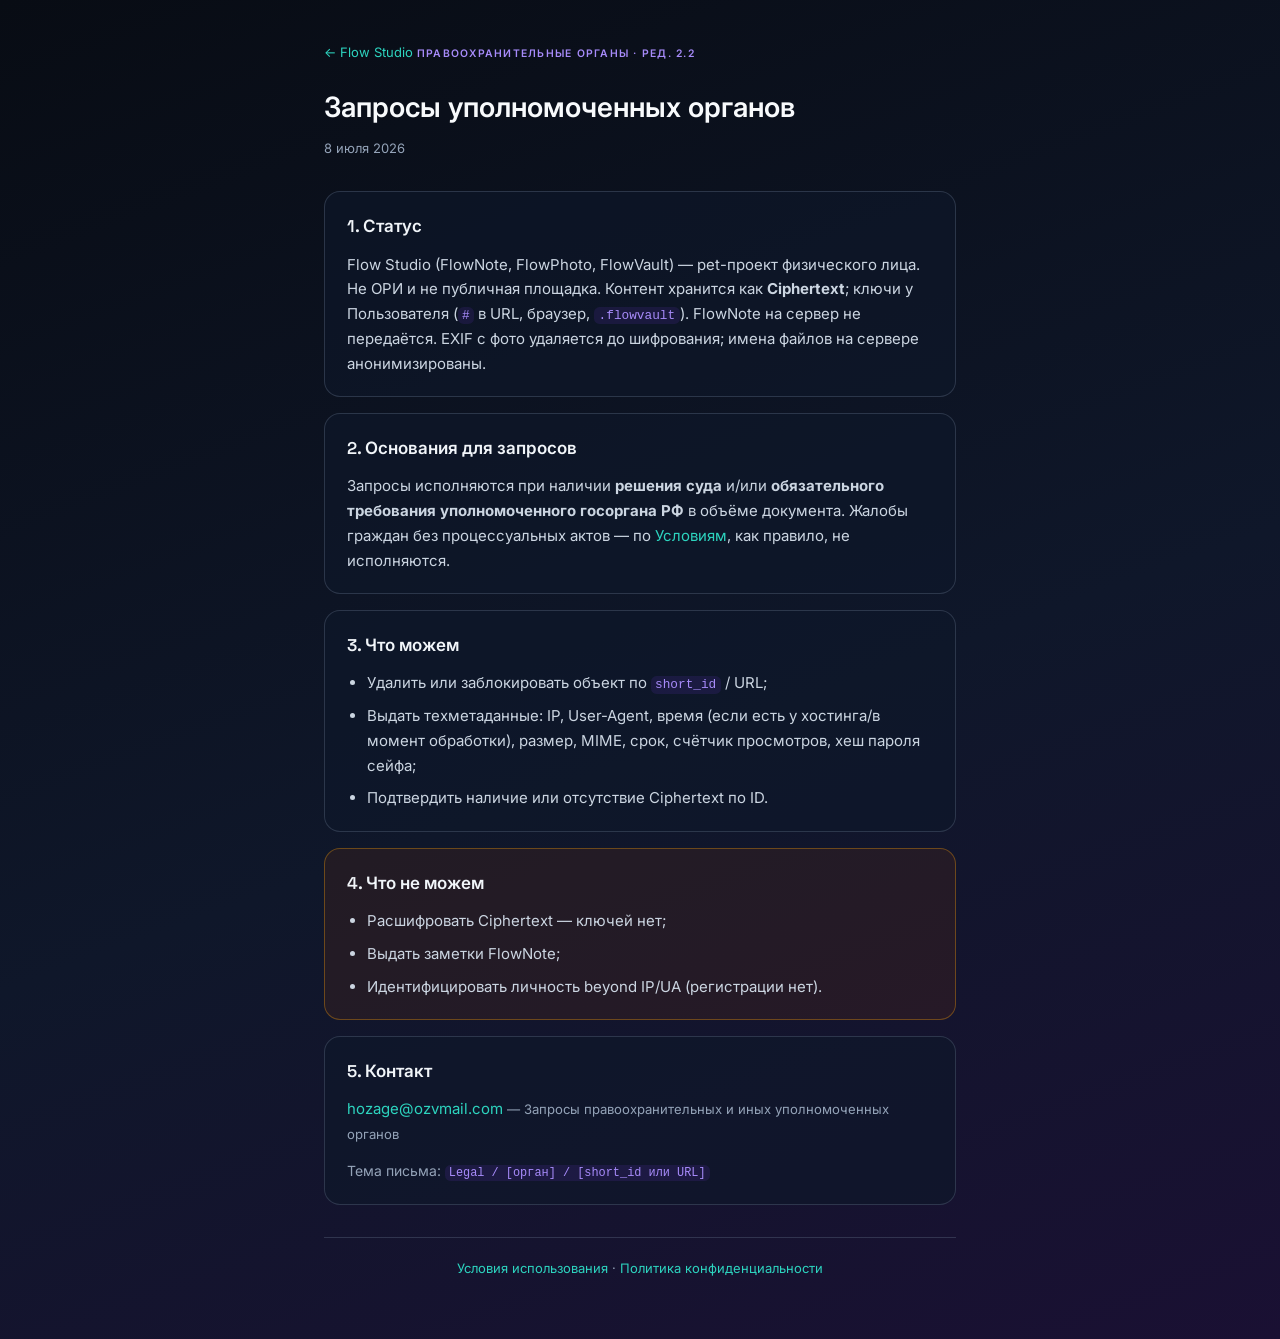
<file: law-enforcement.html>
<!DOCTYPE html>
<html lang="ru">
<head>
    <meta charset="UTF-8">
    <meta name="viewport" content="width=device-width, initial-scale=1.0">
    <title>Для правоохранительных органов — Flow Studio</title>
    <meta name="description" content="Порядок взаимодействия Flow Studio с уполномоченными государственными органами">
    <link rel="stylesheet" href="studio-legal.css">
    <script src="legal-contacts.js"></script>
    <style>.legal-contact-label { color: #94a3b8; font-size: 0.875em; }</style>
</head>
<body>
    <div class="legal-wrap">
        <a href="index.html" class="legal-back">← Flow Studio</a>
        <div class="legal-badge">Правоохранительные органы · ред. 2.2</div>
        <h1>Запросы уполномоченных органов</h1>
        <p class="legal-date">8 июля 2026</p>

        <section class="legal-section">
            <h2>1. Статус</h2>
            <p>Flow Studio (FlowNote, FlowPhoto, FlowVault) — pet-проект физического лица. Не ОРИ и не публичная площадка. Контент хранится как <strong>Ciphertext</strong>; ключи у Пользователя (<code>#</code> в URL, браузер, <code>.flowvault</code>). FlowNote на сервер не передаётся. EXIF с фото удаляется до шифрования; имена файлов на сервере анонимизированы.</p>
        </section>

        <section class="legal-section">
            <h2>2. Основания для запросов</h2>
            <p>Запросы исполняются при наличии <strong>решения суда</strong> и/или <strong>обязательного требования уполномоченного госоргана РФ</strong> в объёме документа. Жалобы граждан без процессуальных актов — по <a href="terms.html">Условиям</a>, как правило, не исполняются.</p>
        </section>

        <section class="legal-section">
            <h2>3. Что можем</h2>
            <ul>
                <li>Удалить или заблокировать объект по <code>short_id</code> / URL;</li>
                <li>Выдать техметаданные: IP, User-Agent, время (если есть у хостинга/в момент обработки), размер, MIME, срок, счётчик просмотров, хеш пароля сейфа;</li>
                <li>Подтвердить наличие или отсутствие Ciphertext по ID.</li>
            </ul>
        </section>

        <section class="legal-section legal-warn">
            <h2>4. Что не можем</h2>
            <ul>
                <li>Расшифровать Ciphertext — ключей нет;</li>
                <li>Выдать заметки FlowNote;</li>
                <li>Идентифицировать личность beyond IP/UA (регистрации нет).</li>
            </ul>
        </section>

        <section class="legal-section">
            <h2>5. Контакт</h2>
            <p data-legal-contact="lawEnforcement"></p>
            <p class="mt-2" style="color:#94a3b8;font-size:0.875rem">Тема письма: <code>Legal / [орган] / [short_id или URL]</code></p>
        </section>

        <p class="legal-footer">
            <a href="terms.html">Условия использования</a> ·
            <a href="privacy.html">Политика конфиденциальности</a>
        </p>
    </div>
</body>
</html>
</file>
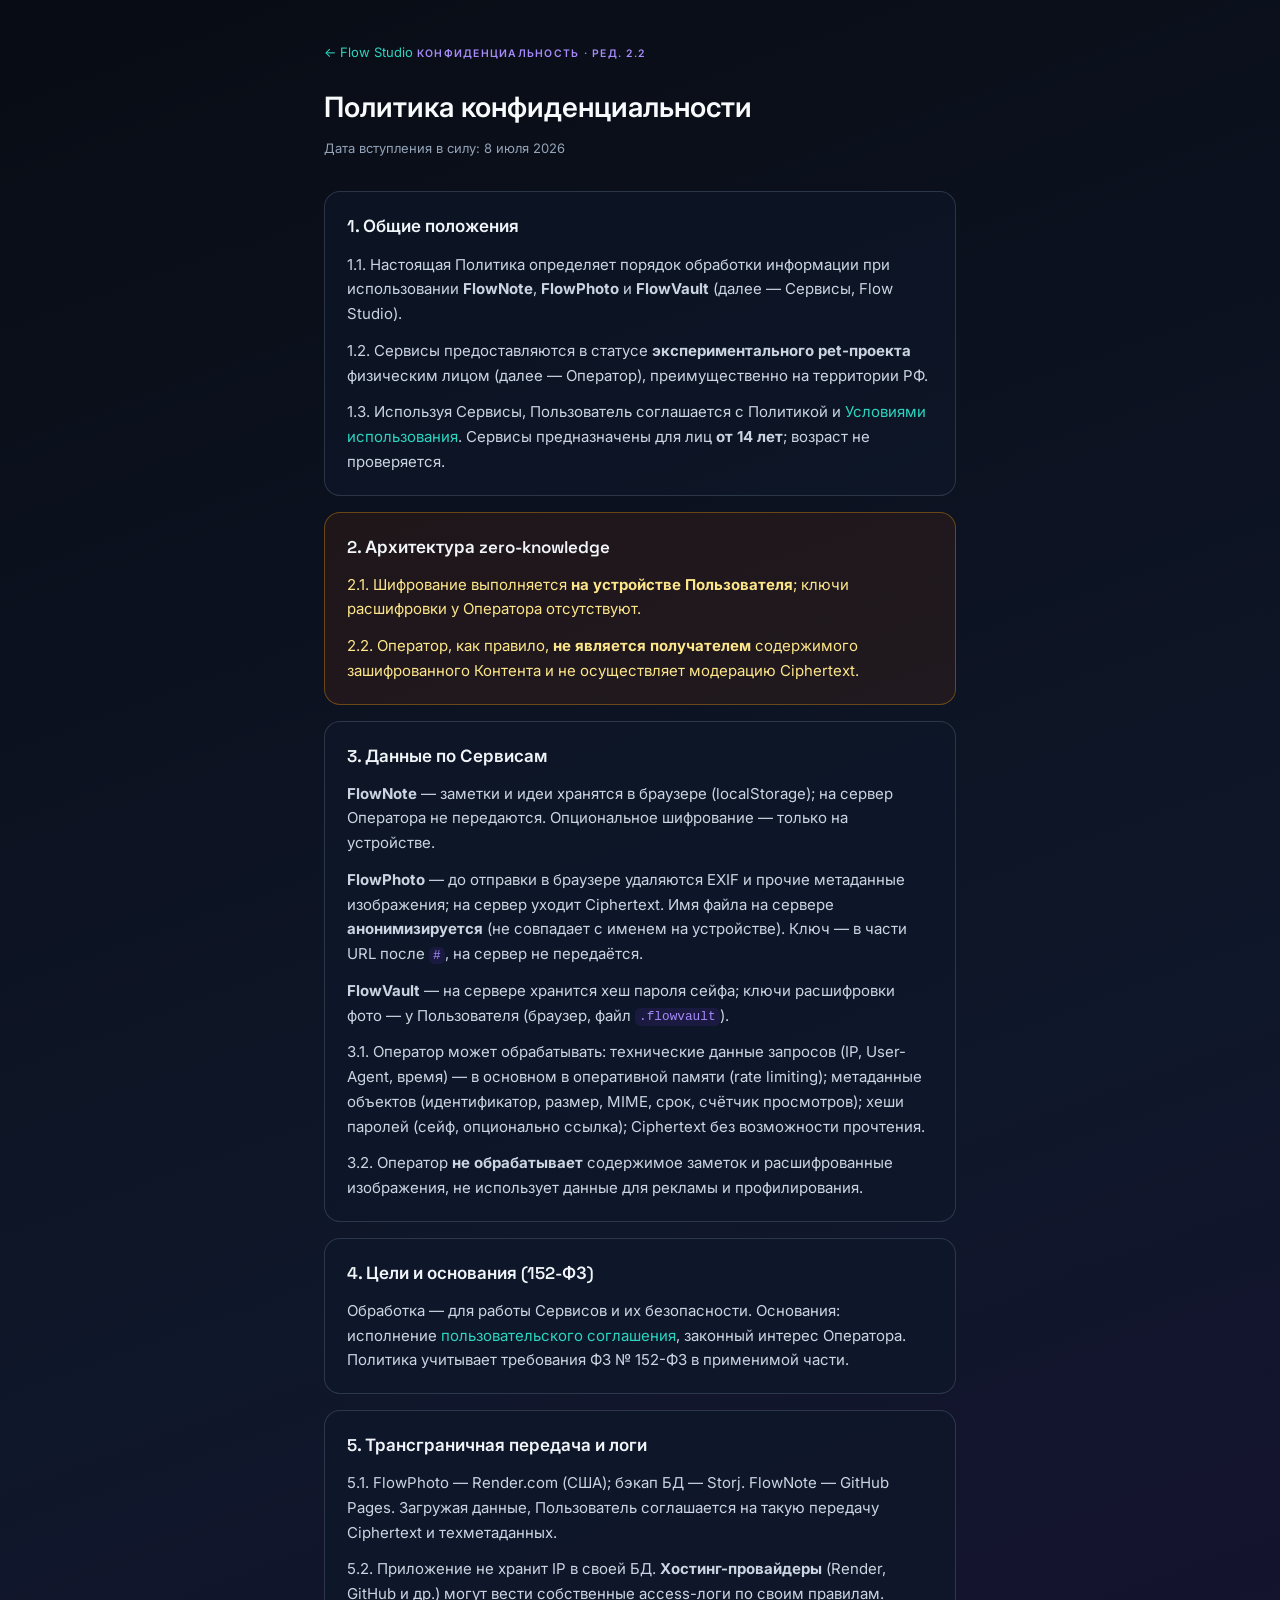
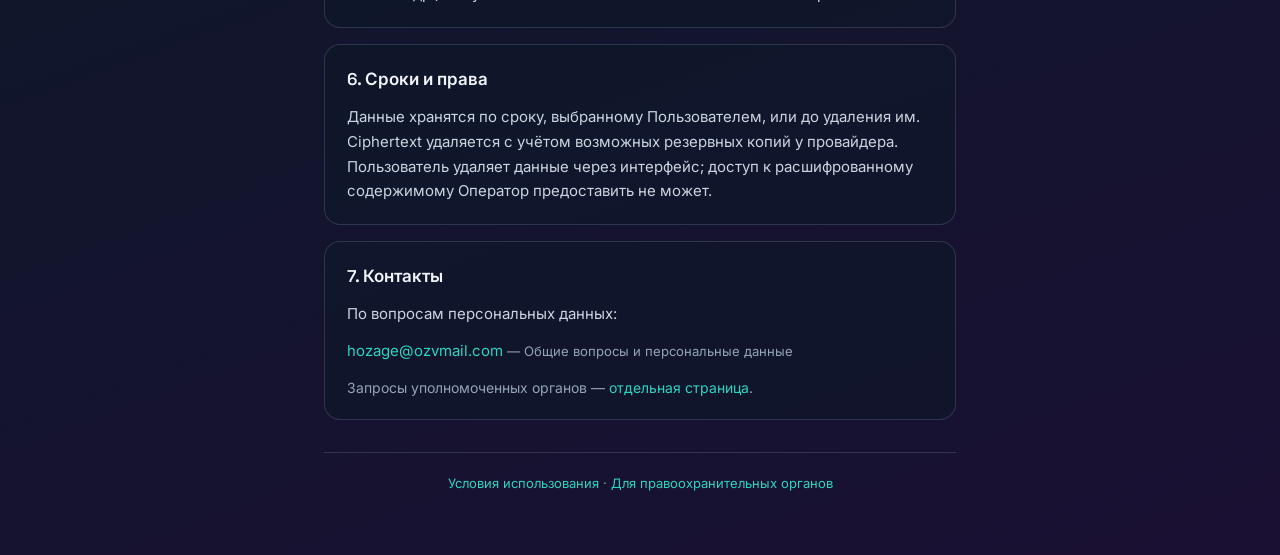
<file: privacy.html>
<!DOCTYPE html>
<html lang="ru">
<head>
    <meta charset="UTF-8">
    <meta name="viewport" content="width=device-width, initial-scale=1.0">
    <title>Политика конфиденциальности — Flow Studio</title>
    <meta name="description" content="Политика конфиденциальности FlowNote, FlowPhoto и FlowVault">
    <link rel="stylesheet" href="studio-legal.css">
    <script src="legal-contacts.js"></script>
    <style>.legal-contact-label { color: #94a3b8; font-size: 0.875em; }</style>
</head>
<body>
    <div class="legal-wrap">
        <a href="index.html" class="legal-back">← Flow Studio</a>
        <div class="legal-badge">Конфиденциальность · ред. 2.2</div>
        <h1>Политика конфиденциальности</h1>
        <p class="legal-date">Дата вступления в силу: 8 июля 2026</p>

        <section class="legal-section">
            <h2>1. Общие положения</h2>
            <p>1.1. Настоящая Политика определяет порядок обработки информации при использовании <strong>FlowNote</strong>, <strong>FlowPhoto</strong> и <strong>FlowVault</strong> (далее — Сервисы, Flow Studio).</p>
            <p>1.2. Сервисы предоставляются в статусе <strong>экспериментального pet-проекта</strong> физическим лицом (далее — Оператор), преимущественно на территории РФ.</p>
            <p>1.3. Используя Сервисы, Пользователь соглашается с Политикой и <a href="terms.html">Условиями использования</a>. Сервисы предназначены для лиц <strong>от 14 лет</strong>; возраст не проверяется.</p>
        </section>

        <section class="legal-section legal-warn">
            <h2>2. Архитектура zero-knowledge</h2>
            <p>2.1. Шифрование выполняется <strong>на устройстве Пользователя</strong>; ключи расшифровки у Оператора отсутствуют.</p>
            <p>2.2. Оператор, как правило, <strong>не является получателем</strong> содержимого зашифрованного Контента и не осуществляет модерацию Ciphertext.</p>
        </section>

        <section class="legal-section">
            <h2>3. Данные по Сервисам</h2>
            <p><strong>FlowNote</strong> — заметки и идеи хранятся в браузере (localStorage); на сервер Оператора не передаются. Опциональное шифрование — только на устройстве.</p>
            <p><strong>FlowPhoto</strong> — до отправки в браузере удаляются EXIF и прочие метаданные изображения; на сервер уходит Ciphertext. Имя файла на сервере <strong>анонимизируется</strong> (не совпадает с именем на устройстве). Ключ — в части URL после <code>#</code>, на сервер не передаётся.</p>
            <p><strong>FlowVault</strong> — на сервере хранится хеш пароля сейфа; ключи расшифровки фото — у Пользователя (браузер, файл <code>.flowvault</code>).</p>
            <p>3.1. Оператор может обрабатывать: технические данные запросов (IP, User-Agent, время) — в основном в оперативной памяти (rate limiting); метаданные объектов (идентификатор, размер, MIME, срок, счётчик просмотров); хеши паролей (сейф, опционально ссылка); Ciphertext без возможности прочтения.</p>
            <p>3.2. Оператор <strong>не обрабатывает</strong> содержимое заметок и расшифрованные изображения, не использует данные для рекламы и профилирования.</p>
        </section>

        <section class="legal-section">
            <h2>4. Цели и основания (152-ФЗ)</h2>
            <p>Обработка — для работы Сервисов и их безопасности. Основания: исполнение <a href="terms.html">пользовательского соглашения</a>, законный интерес Оператора. Политика учитывает требования ФЗ № 152-ФЗ в применимой части.</p>
        </section>

        <section class="legal-section">
            <h2>5. Трансграничная передача и логи</h2>
            <p>5.1. FlowPhoto — Render.com (США); бэкап БД — Storj. FlowNote — GitHub Pages. Загружая данные, Пользователь соглашается на такую передачу Ciphertext и техметаданных.</p>
            <p>5.2. Приложение не хранит IP в своей БД. <strong>Хостинг-провайдеры</strong> (Render, GitHub и др.) могут вести собственные access-логи по своим правилам.</p>
        </section>

        <section class="legal-section">
            <h2>6. Сроки и права</h2>
            <p>Данные хранятся по сроку, выбранному Пользователем, или до удаления им. Ciphertext удаляется с учётом возможных резервных копий у провайдера. Пользователь удаляет данные через интерфейс; доступ к расшифрованному содержимому Оператор предоставить не может.</p>
        </section>

        <section class="legal-section">
            <h2>7. Контакты</h2>
            <p>По вопросам персональных данных:</p>
            <p class="mt-2" data-legal-contact="general"></p>
            <p class="mt-3" style="color:#94a3b8;font-size:0.875rem">Запросы уполномоченных органов — <a href="law-enforcement.html">отдельная страница</a>.</p>
        </section>

        <p class="legal-footer">
            <a href="terms.html">Условия использования</a> ·
            <a href="law-enforcement.html">Для правоохранительных органов</a>
        </p>
    </div>
</body>
</html>
</file>
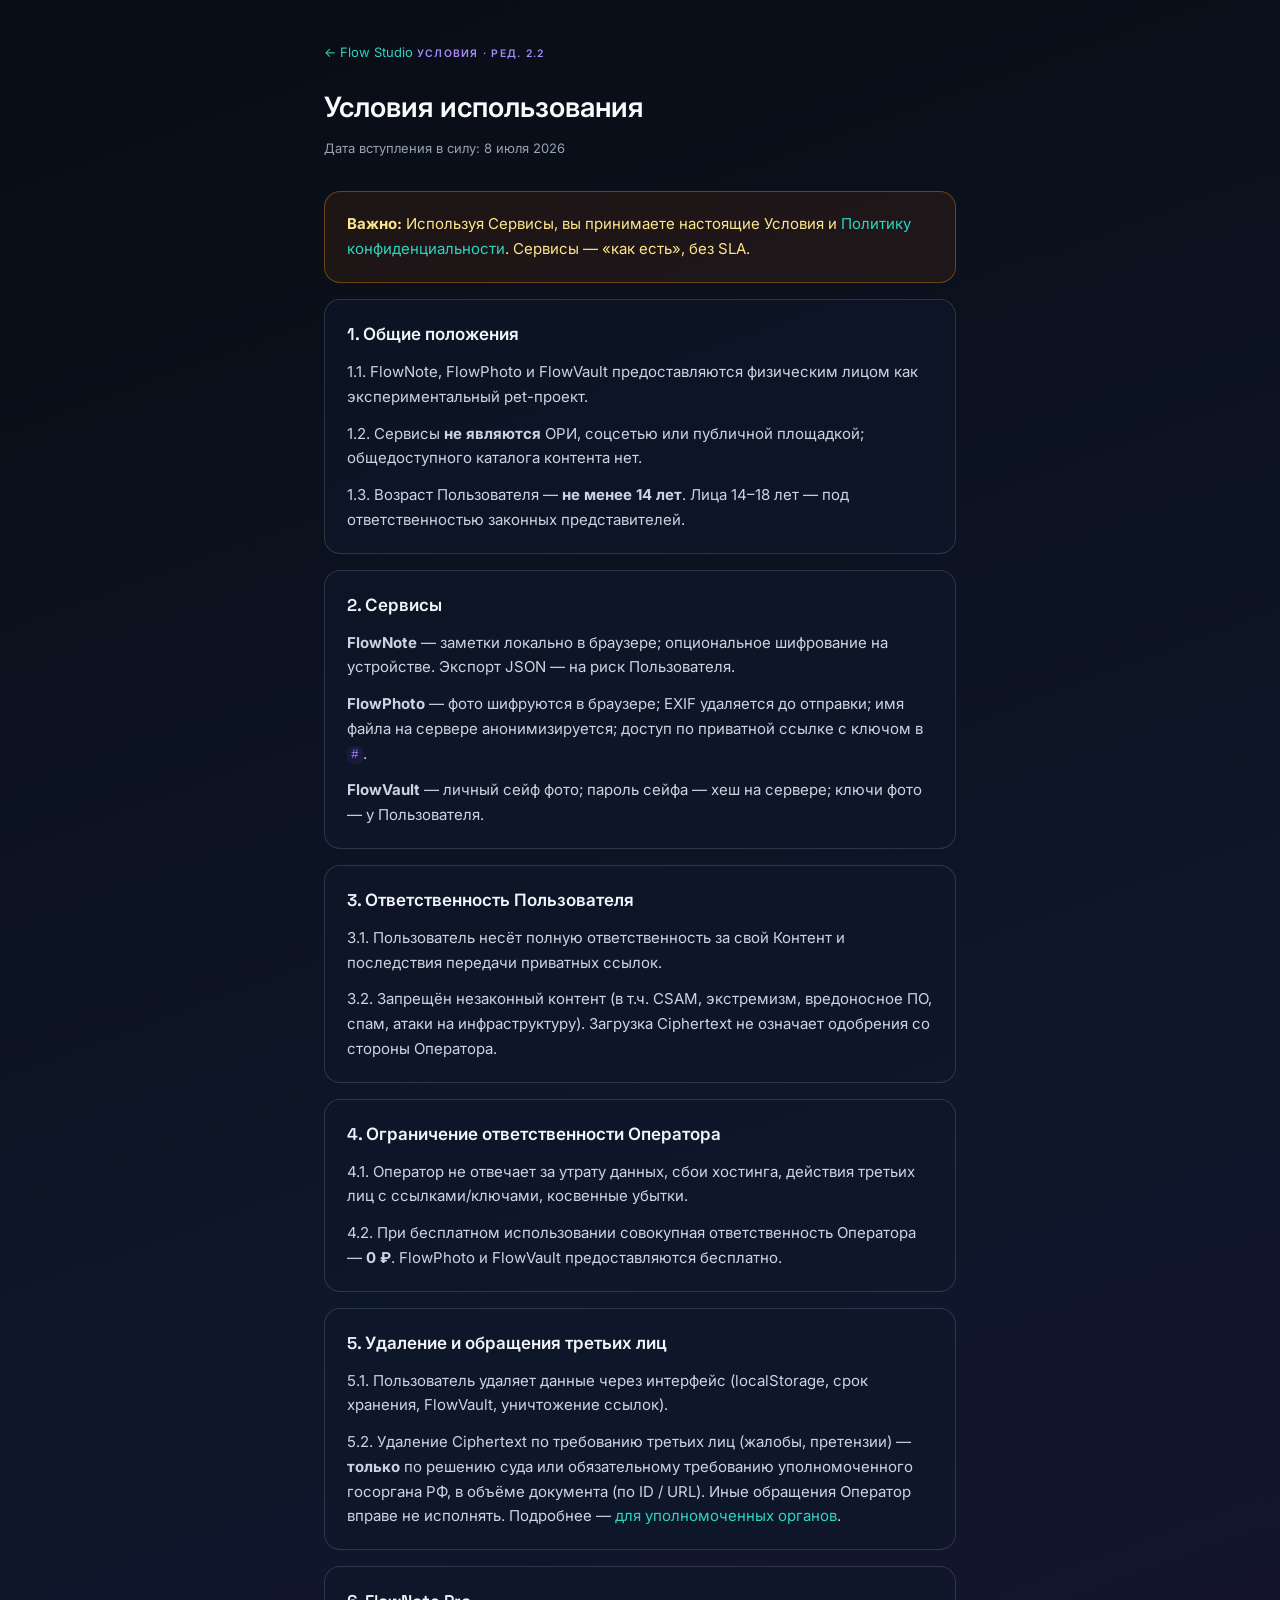
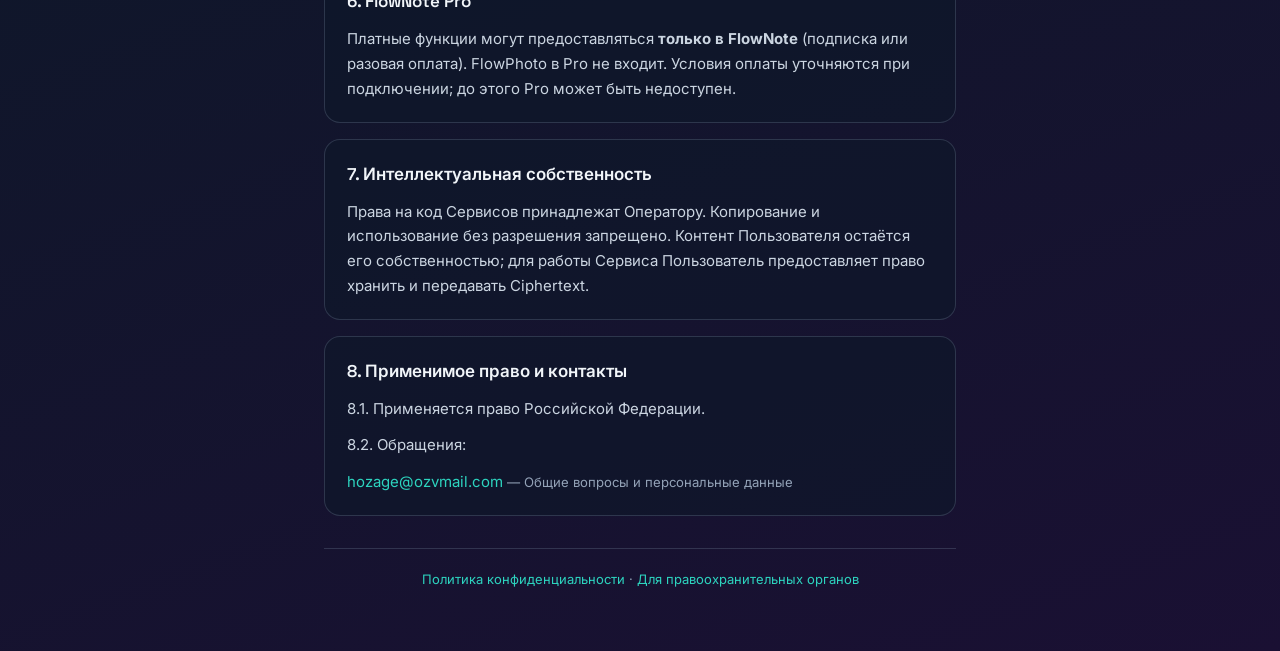
<file: terms.html>
<!DOCTYPE html>
<html lang="ru">
<head>
    <meta charset="UTF-8">
    <meta name="viewport" content="width=device-width, initial-scale=1.0">
    <title>Условия использования — Flow Studio</title>
    <meta name="description" content="Условия использования FlowNote, FlowPhoto и FlowVault">
    <link rel="stylesheet" href="studio-legal.css">
    <script src="legal-contacts.js"></script>
    <style>.legal-contact-label { color: #94a3b8; font-size: 0.875em; }</style>
</head>
<body>
    <div class="legal-wrap">
        <a href="index.html" class="legal-back">← Flow Studio</a>
        <div class="legal-badge">Условия · ред. 2.2</div>
        <h1>Условия использования</h1>
        <p class="legal-date">Дата вступления в силу: 8 июля 2026</p>

        <section class="legal-section legal-warn">
            <p><strong>Важно:</strong> Используя Сервисы, вы принимаете настоящие Условия и <a href="privacy.html">Политику конфиденциальности</a>. Сервисы — «как есть», без SLA.</p>
        </section>

        <section class="legal-section">
            <h2>1. Общие положения</h2>
            <p>1.1. FlowNote, FlowPhoto и FlowVault предоставляются физическим лицом как экспериментальный pet-проект.</p>
            <p>1.2. Сервисы <strong>не являются</strong> ОРИ, соцсетью или публичной площадкой; общедоступного каталога контента нет.</p>
            <p>1.3. Возраст Пользователя — <strong>не менее 14 лет</strong>. Лица 14–18 лет — под ответственностью законных представителей.</p>
        </section>

        <section class="legal-section">
            <h2>2. Сервисы</h2>
            <p><strong>FlowNote</strong> — заметки локально в браузере; опциональное шифрование на устройстве. Экспорт JSON — на риск Пользователя.</p>
            <p><strong>FlowPhoto</strong> — фото шифруются в браузере; EXIF удаляется до отправки; имя файла на сервере анонимизируется; доступ по приватной ссылке с ключом в <code>#</code>.</p>
            <p><strong>FlowVault</strong> — личный сейф фото; пароль сейфа — хеш на сервере; ключи фото — у Пользователя.</p>
        </section>

        <section class="legal-section">
            <h2>3. Ответственность Пользователя</h2>
            <p>3.1. Пользователь несёт полную ответственность за свой Контент и последствия передачи приватных ссылок.</p>
            <p>3.2. Запрещён незаконный контент (в т.ч. CSAM, экстремизм, вредоносное ПО, спам, атаки на инфраструктуру). Загрузка Ciphertext не означает одобрения со стороны Оператора.</p>
        </section>

        <section class="legal-section">
            <h2>4. Ограничение ответственности Оператора</h2>
            <p>4.1. Оператор не отвечает за утрату данных, сбои хостинга, действия третьих лиц с ссылками/ключами, косвенные убытки.</p>
            <p>4.2. При бесплатном использовании совокупная ответственность Оператора — <strong>0 ₽</strong>. FlowPhoto и FlowVault предоставляются бесплатно.</p>
        </section>

        <section class="legal-section">
            <h2>5. Удаление и обращения третьих лиц</h2>
            <p>5.1. Пользователь удаляет данные через интерфейс (localStorage, срок хранения, FlowVault, уничтожение ссылок).</p>
            <p>5.2. Удаление Ciphertext по требованию третьих лиц (жалобы, претензии) — <strong>только</strong> по решению суда или обязательному требованию уполномоченного госоргана РФ, в объёме документа (по ID / URL). Иные обращения Оператор вправе не исполнять. Подробнее — <a href="law-enforcement.html">для уполномоченных органов</a>.</p>
        </section>

        <section class="legal-section">
            <h2>6. FlowNote Pro</h2>
            <p>Платные функции могут предоставляться <strong>только в FlowNote</strong> (подписка или разовая оплата). FlowPhoto в Pro не входит. Условия оплаты уточняются при подключении; до этого Pro может быть недоступен.</p>
        </section>

        <section class="legal-section">
            <h2>7. Интеллектуальная собственность</h2>
            <p>Права на код Сервисов принадлежат Оператору. Копирование и использование без разрешения запрещено. Контент Пользователя остаётся его собственностью; для работы Сервиса Пользователь предоставляет право хранить и передавать Ciphertext.</p>
        </section>

        <section class="legal-section">
            <h2>8. Применимое право и контакты</h2>
            <p>8.1. Применяется право Российской Федерации.</p>
            <p>8.2. Обращения:</p>
            <p class="mt-2" data-legal-contact="general"></p>
        </section>

        <p class="legal-footer">
            <a href="privacy.html">Политика конфиденциальности</a> ·
            <a href="law-enforcement.html">Для правоохранительных органов</a>
        </p>
    </div>
</body>
</html>
</file>
<file: studio-legal.css>
@import url('https://fonts.googleapis.com/css2?family=Inter:wght@400;500;600&family=Space+Grotesk:wght@500;600&display=swap');

:root {
    --bg: #080c14;
    --card: rgba(15, 23, 42, 0.65);
    --text: #e2e8f0;
    --muted: #94a3b8;
    --accent: #2dd4bf;
    --accent-violet: #a78bfa;
    --border: rgba(100, 116, 139, 0.35);
}

* { box-sizing: border-box; }

body {
    font-family: 'Inter', system-ui, sans-serif;
    background: linear-gradient(160deg, #080c14 0%, #0f172a 55%, #1a1033 100%);
    color: var(--text);
    margin: 0;
    min-height: 100vh;
    line-height: 1.65;
    font-size: 0.9375rem;
}

.legal-wrap {
    max-width: 42rem;
    margin: 0 auto;
    padding: 2.5rem 1.25rem 3rem;
}

.legal-back {
    display: inline-flex;
    align-items: center;
    gap: 0.35rem;
    font-size: 0.8125rem;
    color: var(--muted);
    text-decoration: none;
    margin-bottom: 1.75rem;
}
.legal-back:hover { color: var(--accent); }

.legal-badge {
    display: inline-block;
    font-size: 0.65rem;
    font-weight: 600;
    letter-spacing: 0.12em;
    text-transform: uppercase;
    color: var(--accent-violet);
    margin-bottom: 0.75rem;
}

.legal-wrap h1 {
    font-family: 'Space Grotesk', 'Inter', sans-serif;
    font-weight: 600;
    font-size: 1.75rem;
    line-height: 1.2;
    margin: 0 0 0.5rem;
    color: #f8fafc;
}

.legal-date {
    font-size: 0.8125rem;
    color: var(--muted);
    margin-bottom: 2rem;
}

.legal-wrap h2 {
    font-family: 'Space Grotesk', 'Inter', sans-serif;
    font-weight: 600;
    font-size: 1.0625rem;
    color: #f1f5f9;
    margin: 0 0 0.75rem;
}

.legal-section {
    background: var(--card);
    border: 1px solid var(--border);
    border-radius: 1rem;
    padding: 1.25rem 1.35rem;
    margin-bottom: 1rem;
}

.legal-section p { margin: 0 0 0.75rem; color: #cbd5e1; }
.legal-section p:last-child { margin-bottom: 0; }

.legal-section ul {
    margin: 0;
    padding-left: 1.25rem;
    color: #cbd5e1;
}
.legal-section li { margin-bottom: 0.5rem; }
.legal-section li:last-child { margin-bottom: 0; }

.legal-wrap a { color: var(--accent); text-decoration: none; }
.legal-wrap a:hover { text-decoration: underline; }

.legal-wrap code {
    font-family: ui-monospace, monospace;
    font-size: 0.85em;
    color: var(--accent-violet);
    background: rgba(124, 58, 237, 0.12);
    padding: 0.1em 0.35em;
    border-radius: 0.35rem;
}

.legal-warn {
    border-color: rgba(245, 158, 11, 0.35);
    background: rgba(120, 53, 15, 0.18);
}
.legal-warn p { color: #fde68a; }

.legal-footer {
    margin-top: 2rem;
    padding-top: 1.25rem;
    border-top: 1px solid var(--border);
    font-size: 0.8125rem;
    color: var(--muted);
    text-align: center;
}
</file>
